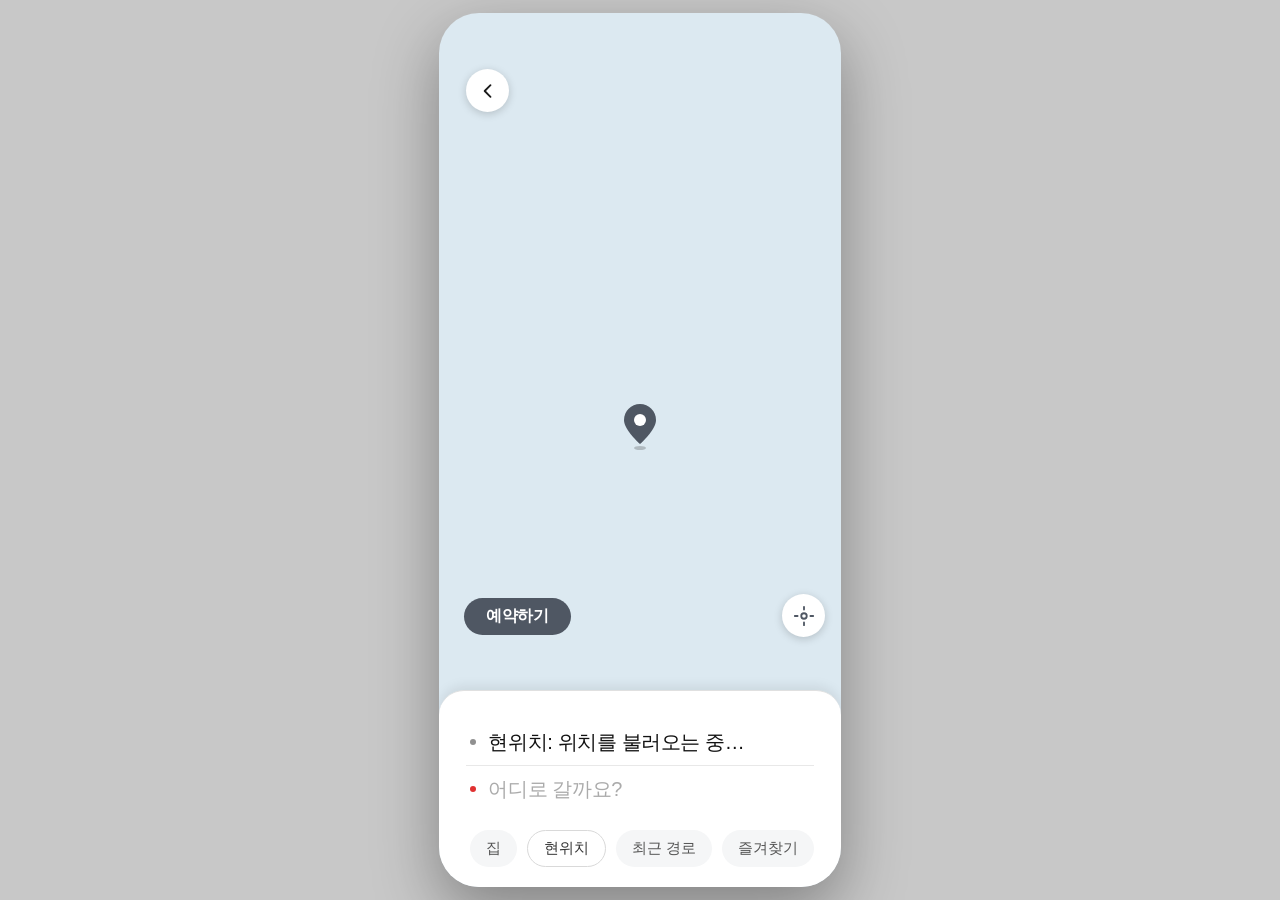
<file: index.html>
<!DOCTYPE html>
<html lang="ko">
<head>
  <meta charset="UTF-8">
  <meta name="viewport" content="width=device-width, initial-scale=1.0, maximum-scale=1.0, user-scalable=no">
  <!-- pages/ 기준으로 상대경로 해석 → style.css, pin-map.css, js 경로 그대로 동작 -->
  <base href="/pages/">
  <title>출발지 설정</title>
  <link rel="stylesheet" href="../style.css">
  <link rel="stylesheet" href="pin-map.css">
</head>
<body>
  <div class="pin-screen">

    <!-- 카카오 지도 -->
    <div id="map" class="map-container"></div>

    <!-- 중앙 고정 크로스헤어 핀 -->
    <div class="center-pin" aria-hidden="true">
      <svg width="32" height="40" viewBox="0 0 32 40" fill="none">
        <path d="M16 0C7.163 0 0 7.163 0 16c0 10 16 24 16 24s16-14 16-24C32 7.163 24.837 0 16 0z" fill="#4f5763"/>
        <circle cx="16" cy="16" r="6" fill="#fff"/>
      </svg>
      <div class="pin-shadow"></div>
    </div>

    <!-- 뒤로가기 -->
    <button class="btn-circle btn-back" onclick="history.back()" aria-label="뒤로 가기">
      <svg width="20" height="20" viewBox="0 0 24 24" fill="none">
        <path d="M15 19l-7-7 7-7" stroke="#1A1A1A" stroke-width="2.2"
              stroke-linecap="round" stroke-linejoin="round"/>
      </svg>
    </button>

    <!-- 내 위치로 이동 버튼 -->
    <button class="btn-circle btn-locate" id="btn-locate" aria-label="현재 위치로 이동">
      <svg width="22" height="22" viewBox="0 0 24 24" fill="none">
        <circle cx="12" cy="12" r="3" stroke="#4f5763" stroke-width="2"/>
        <path d="M12 2v3M12 19v3M2 12h3M19 12h3" stroke="#4f5763" stroke-width="2" stroke-linecap="round"/>
      </svg>
    </button>

    <!-- 예약하기 버튼 -->
    <button class="btn-reserve" id="btn-reserve">예약하기</button>

    <!-- 하단 시트 -->
    <div class="pin-sheet" role="main">

      <div class="addr-row">
        <span class="dot dot-gray" aria-hidden="true"></span>
        <p class="addr-text">
          <span class="addr-label">현위치: </span><span id="start-addr">위치를 불러오는 중…</span>
        </p>
      </div>

      <div class="sheet-divider"></div>

      <div class="addr-row">
        <span class="dot dot-red" aria-hidden="true"></span>
        <p class="addr-placeholder">어디로 갈까요?</p>
      </div>

      <div class="chip-row" aria-hidden="true">
        <span class="chip">집</span>
        <span class="chip chip-outline">현위치</span>
        <span class="chip">최근 경로</span>
        <span class="chip">즐겨찾기</span>
      </div>

    </div>
  </div>

  <div class="sr-only" id="sr-announce" role="status" aria-live="assertive" aria-atomic="true"></div>

  <script src="https://dapi.kakao.com/v2/maps/sdk.js?appkey=93fb3b70693c7f3aba7c97dd76479fd7&libraries=services&autoload=false"
    onerror="console.error('[Kakao SDK script 로드 실패]')"></script>
  <script src="../js/pin-start.js"></script>
</body>
</html>
</file>
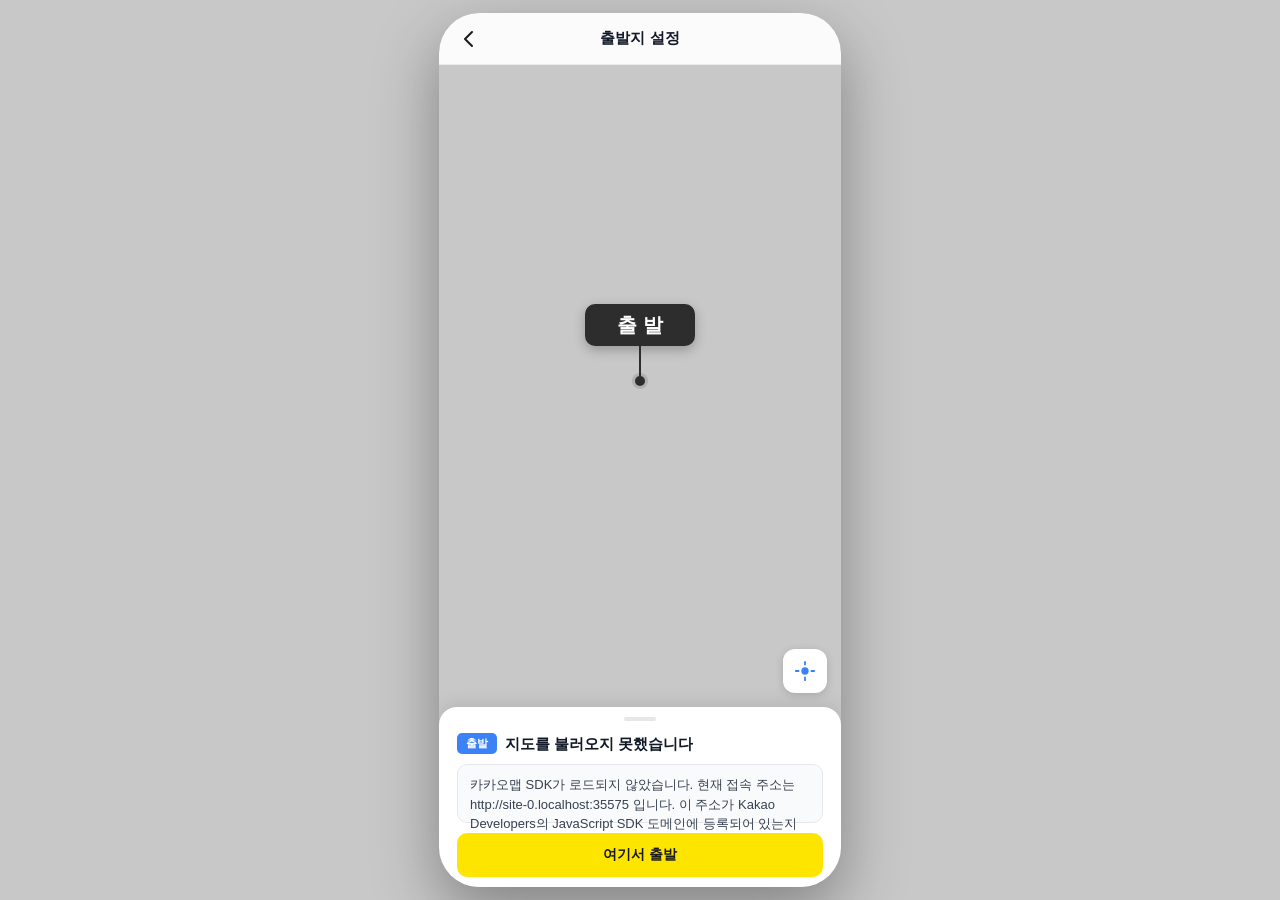
<file: pages/location.html>
<!DOCTYPE html>
<html lang="ko">
<head>
  <meta charset="UTF-8">
  <meta name="viewport" content="width=device-width, initial-scale=1.0, maximum-scale=1.0, user-scalable=no">
  <title>출발 위치 설정</title>
  <link rel="stylesheet" href="../style.css">
  <link rel="stylesheet" href="location.css">
</head>
<body>

  <div id="splash" class="splash" role="alert" aria-live="assertive">
    <div class="splash-inner">
      <div class="splash-spinner"></div>
      <p class="splash-text">현재 위치 확인 중</p>
    </div>
  </div>

  <div id="app" class="app hidden">
    <header class="top-bar">
      <button class="btn-back" aria-label="뒤로 가기">
        <svg width="24" height="24" viewBox="0 0 24 24" fill="none">
          <path d="M15 19l-7-7 7-7" stroke="#1A1A1A" stroke-width="2" stroke-linecap="round" stroke-linejoin="round"/>
        </svg>
      </button>
      <h1 class="top-bar-title">출발지 설정</h1>
      <div class="top-bar-spacer"></div>
    </header>

    <div class="sr-only" role="status" aria-live="polite">
      지도를 손가락으로 드래그하면 출발 위치가 이동합니다.
      손을 떼면 현재 핀 위치를 음성으로 안내합니다.
    </div>

    <div id="map-wrap" class="map-wrap" role="application"
         aria-label="출발 위치 선택 지도. 드래그하여 핀 위치를 조정하세요.">
      <div id="map" class="map"></div>

      <div id="center-pin" class="center-pin" aria-hidden="true">
        <div class="pin-label">출발</div>
        <div class="pin-stem"></div>
        <div class="pin-dot"></div>
      </div>
    </div>

    <button id="btn-my-location" class="fab-my-location" aria-label="현재 위치로 이동">
      <svg width="22" height="22" viewBox="0 0 24 24" fill="none">
        <circle cx="12" cy="12" r="4" fill="#3B82F6"/>
        <path d="M12 2v3M12 19v3M2 12h3M19 12h3" stroke="#3B82F6" stroke-width="2" stroke-linecap="round"/>
      </svg>
    </button>

    <div class="bottom-sheet" role="region" aria-label="출발 위치 정보">
      <div class="sheet-handle" aria-hidden="true"><span></span></div>

      <div class="location-header">
        <div class="location-badge" aria-hidden="true">출발</div>
        <h2 id="location-name" class="location-name">위치를 확인하고 있습니다</h2>
      </div>

      <div id="announce-region" class="announce-region"
           role="status" aria-live="off" aria-atomic="true">
        지도를 움직여 출발 위치를 설정하세요.
      </div>

      <div class="action-row">
        <button id="btn-confirm" class="btn-action btn-confirm-location">
          <span>여기서 출발</span>
        </button>
      </div>
    </div>
  </div>

  <script
    src="https://dapi.kakao.com/v2/maps/sdk.js?appkey=93fb3b70693c7f3aba7c97dd76479fd7&libraries=services&autoload=false"
    onerror="console.error('[Kakao SDK script 로드 실패]')">
  </script>
  <script src="../js/location.js"></script>
</body>
</html>
</file>
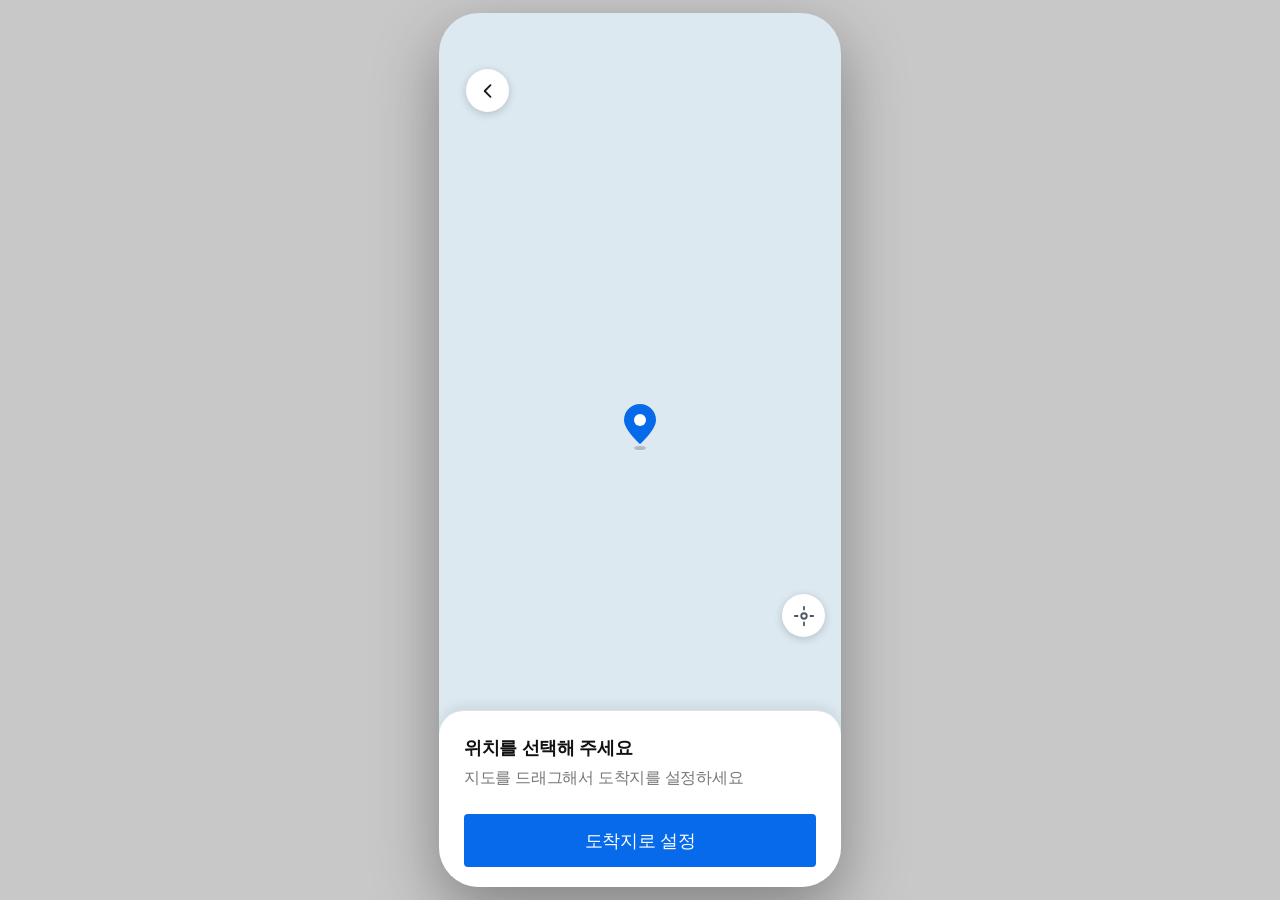
<file: pages/pin-dest.html>
<!DOCTYPE html>
<html lang="ko">
<head>
  <meta charset="UTF-8">
  <meta name="viewport" content="width=device-width, initial-scale=1.0, maximum-scale=1.0, user-scalable=no">
  <title>도착지 설정</title>
  <link rel="stylesheet" href="../style.css">
  <link rel="stylesheet" href="pin-map.css">
</head>
<body>
  <div class="pin-screen">

    <!-- 카카오 지도 -->
    <div id="map" class="map-container"></div>

    <!-- 중앙 고정 핀 (도착지 = 파란색) -->
    <div class="center-pin" aria-hidden="true">
      <svg width="32" height="40" viewBox="0 0 32 40" fill="none">
        <path d="M16 0C7.163 0 0 7.163 0 16c0 10 16 24 16 24s16-14 16-24C32 7.163 24.837 0 16 0z" fill="#066aeb"/>
        <circle cx="16" cy="16" r="6" fill="#fff"/>
      </svg>
      <div class="pin-shadow"></div>
    </div>

    <!-- 뒤로가기 -->
    <button class="btn-circle btn-back" onclick="history.back()" aria-label="뒤로 가기">
      <svg width="20" height="20" viewBox="0 0 24 24" fill="none">
        <path d="M15 19l-7-7 7-7" stroke="#1A1A1A" stroke-width="2.2"
              stroke-linecap="round" stroke-linejoin="round"/>
      </svg>
    </button>

    <!-- 내 위치로 이동 버튼 -->
    <button class="btn-circle btn-locate" id="btn-locate" aria-label="현재 위치로 이동">
      <svg width="22" height="22" viewBox="0 0 24 24" fill="none">
        <circle cx="12" cy="12" r="3" stroke="#4f5763" stroke-width="2"/>
        <path d="M12 2v3M12 19v3M2 12h3M19 12h3" stroke="#4f5763" stroke-width="2" stroke-linecap="round"/>
      </svg>
    </button>

    <!-- 하단 시트 (도착지 스타일) -->
    <div class="pin-sheet pin-sheet--dest" role="main">
      <p class="dest-name" id="dest-name">위치를 선택해 주세요</p>
      <p class="dest-addr" id="dest-addr">지도를 드래그해서 도착지를 설정하세요</p>
      <button class="btn-set-dest" id="btn-set-dest">도착지로 설정</button>
    </div>

  </div>

  <div class="sr-only" id="sr-announce" role="status" aria-live="assertive" aria-atomic="true"></div>

  <script src="https://dapi.kakao.com/v2/maps/sdk.js?appkey=93fb3b70693c7f3aba7c97dd76479fd7&libraries=services&autoload=false"
    onerror="console.error('[Kakao SDK script 로드 실패]')"></script>
  <script src="../js/pin-dest.js"></script>
</body>
</html>
</file>
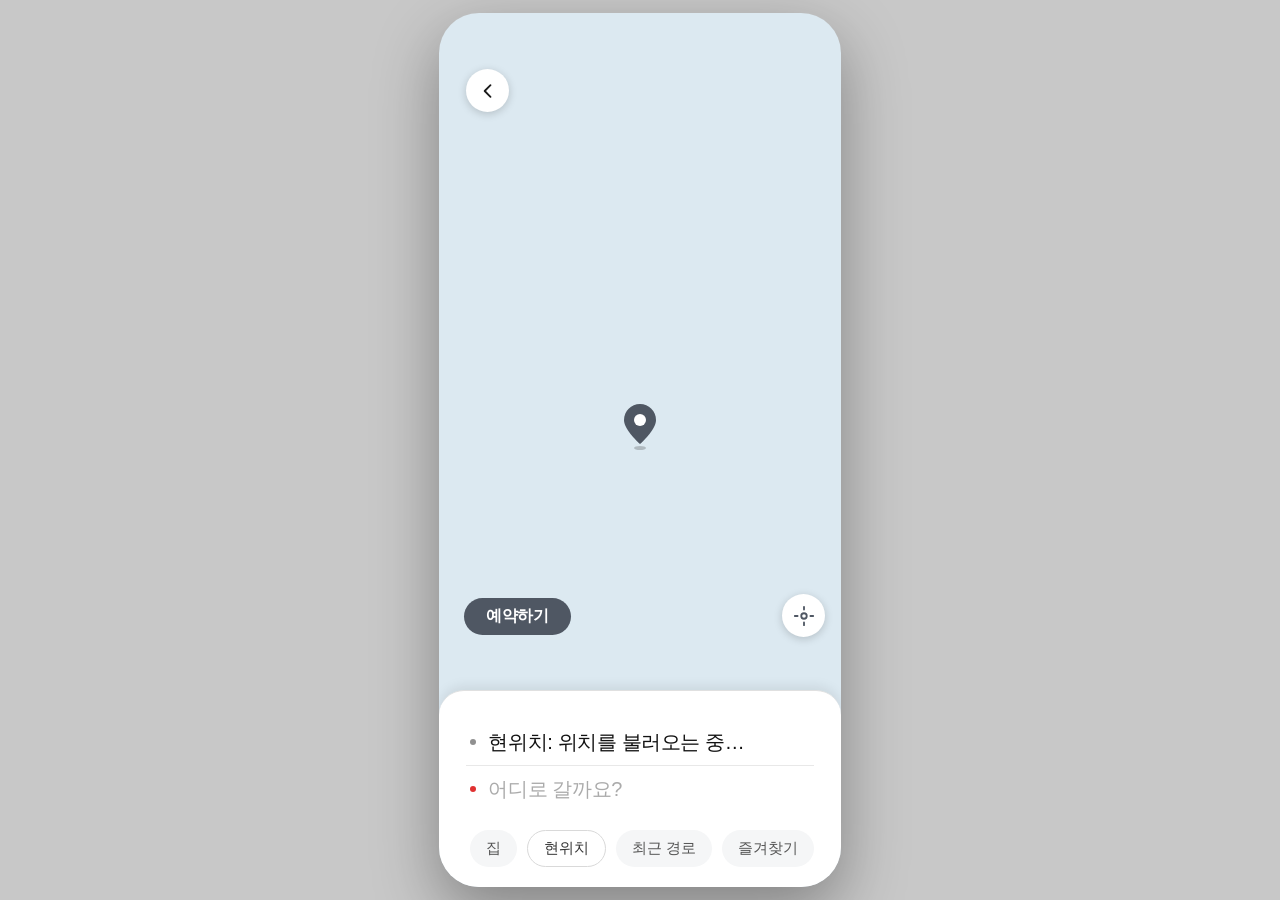
<file: pages/pin-start.html>
<!DOCTYPE html>
<html lang="ko">
<head>
  <meta charset="UTF-8">
  <meta name="viewport" content="width=device-width, initial-scale=1.0, maximum-scale=1.0, user-scalable=no">
  <title>출발지 설정</title>
  <link rel="stylesheet" href="../style.css">
  <link rel="stylesheet" href="pin-map.css">
</head>
<body>
  <div class="pin-screen">

    <!-- 카카오 지도 -->
    <div id="map" class="map-container"></div>

    <!-- 중앙 고정 크로스헤어 핀 -->
    <div class="center-pin" aria-hidden="true">
      <svg width="32" height="40" viewBox="0 0 32 40" fill="none">
        <path d="M16 0C7.163 0 0 7.163 0 16c0 10 16 24 16 24s16-14 16-24C32 7.163 24.837 0 16 0z" fill="#4f5763"/>
        <circle cx="16" cy="16" r="6" fill="#fff"/>
      </svg>
      <div class="pin-shadow"></div>
    </div>

    <!-- 뒤로가기 -->
    <button class="btn-circle btn-back" onclick="history.back()" aria-label="뒤로 가기">
      <svg width="20" height="20" viewBox="0 0 24 24" fill="none">
        <path d="M15 19l-7-7 7-7" stroke="#1A1A1A" stroke-width="2.2"
              stroke-linecap="round" stroke-linejoin="round"/>
      </svg>
    </button>

    <!-- 내 위치로 이동 버튼 -->
    <button class="btn-circle btn-locate" id="btn-locate" aria-label="현재 위치로 이동">
      <svg width="22" height="22" viewBox="0 0 24 24" fill="none">
        <circle cx="12" cy="12" r="3" stroke="#4f5763" stroke-width="2"/>
        <path d="M12 2v3M12 19v3M2 12h3M19 12h3" stroke="#4f5763" stroke-width="2" stroke-linecap="round"/>
      </svg>
    </button>

    <!-- 예약하기 버튼 -->
    <button class="btn-reserve" id="btn-reserve">예약하기</button>

    <!-- 하단 시트 -->
    <div class="pin-sheet" role="main">

      <div class="addr-row">
        <span class="dot dot-gray" aria-hidden="true"></span>
        <p class="addr-text">
          <span class="addr-label">현위치: </span><span id="start-addr">위치를 불러오는 중…</span>
        </p>
      </div>

      <div class="sheet-divider"></div>

      <div class="addr-row">
        <span class="dot dot-red" aria-hidden="true"></span>
        <p class="addr-placeholder">어디로 갈까요?</p>
      </div>

      <div class="chip-row" aria-hidden="true">
        <span class="chip">집</span>
        <span class="chip chip-outline">현위치</span>
        <span class="chip">최근 경로</span>
        <span class="chip">즐겨찾기</span>
      </div>

    </div>
  </div>

  <div class="sr-only" id="sr-announce" role="status" aria-live="assertive" aria-atomic="true"></div>

  <script src="https://dapi.kakao.com/v2/maps/sdk.js?appkey=93fb3b70693c7f3aba7c97dd76479fd7&libraries=services&autoload=false"
    onerror="console.error('[Kakao SDK script 로드 실패]')"></script>
  <script src="../js/pin-start.js"></script>
</body>
</html>
</file>
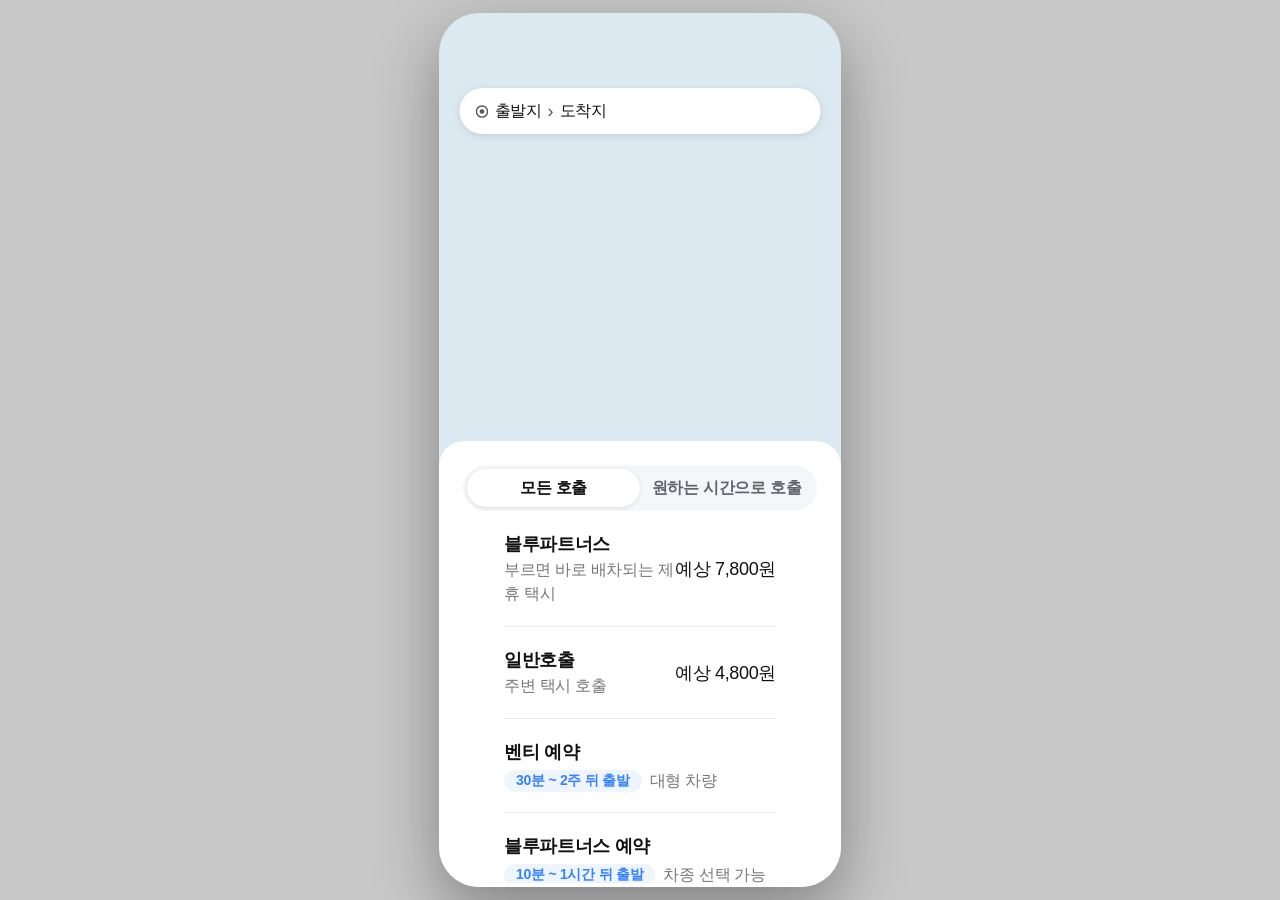
<file: pages/taxi-type.html>
<!DOCTYPE html>
<html lang="ko">
<head>
  <meta charset="UTF-8">
  <meta name="viewport" content="width=device-width, initial-scale=1.0, maximum-scale=1.0, user-scalable=no">
  <title>택시 종류 선택</title>
  <link rel="stylesheet" href="../style.css">
  <link rel="stylesheet" href="taxi-type.css">
</head>
<body>
  <div class="taxi-screen">

    <!-- 지도 (카카오맵) -->
    <div id="map" class="map-container"></div>

    <!-- 상단 출발지 > 도착지 바 -->
    <div class="route-bar">
      <span class="route-bar-icon" aria-hidden="true">
        <svg width="13" height="13" viewBox="0 0 14 14" fill="none">
          <circle cx="7" cy="7" r="6" stroke="#555" stroke-width="1.5"/>
          <circle cx="7" cy="7" r="2.5" fill="#555"/>
        </svg>
      </span>
      <span class="route-bar-start" id="bar-start">출발지</span>
      <span class="route-bar-arrow" aria-hidden="true">›</span>
      <span class="route-bar-dest" id="bar-dest">도착지</span>
    </div>

    <!-- 하단 시트 -->
    <div class="taxi-sheet" role="main">

      <!-- 탭 스위처 -->
      <div class="tab-row" role="tablist">
        <button class="tab tab-active" role="tab" aria-selected="true" id="tab-all">모든 호출</button>
        <button class="tab" role="tab" aria-selected="false" id="tab-schedule">원하는 시간으로 호출</button>
      </div>

      <!-- 택시 목록 -->
      <ul class="taxi-list" role="list">

        <li class="taxi-item" role="listitem" data-type="블루파트너스" tabindex="0">
          <div class="taxi-info">
            <p class="taxi-name">블루파트너스</p>
            <p class="taxi-desc">부르면 바로 배차되는 제휴 택시</p>
          </div>
          <p class="taxi-price">예상 7,800원</p>
        </li>

        <li class="taxi-divider" aria-hidden="true"></li>

        <li class="taxi-item" role="listitem" data-type="일반호출" tabindex="0">
          <div class="taxi-info">
            <p class="taxi-name">일반호출</p>
            <p class="taxi-desc">주변 택시 호출</p>
          </div>
          <p class="taxi-price">예상 4,800원</p>
        </li>

        <li class="taxi-divider" aria-hidden="true"></li>

        <li class="taxi-item" role="listitem" data-type="벤티 예약" tabindex="0">
          <div class="taxi-info">
            <p class="taxi-name">벤티 예약</p>
            <div class="taxi-badge-row">
              <span class="taxi-badge">30분 ~ 2주 뒤 출발</span>
              <span class="taxi-sub">대형 차량</span>
            </div>
          </div>
        </li>

        <li class="taxi-divider" aria-hidden="true"></li>

        <li class="taxi-item" role="listitem" data-type="블루파트너스 예약" tabindex="0">
          <div class="taxi-info">
            <p class="taxi-name">블루파트너스 예약</p>
            <div class="taxi-badge-row">
              <span class="taxi-badge">10분 ~ 1시간 뒤 출발</span>
              <span class="taxi-sub">차종 선택 가능</span>
            </div>
          </div>
        </li>

        <li class="taxi-divider" aria-hidden="true"></li>

        <li class="taxi-item" role="listitem" data-type="블랙 예약" tabindex="0">
          <div class="taxi-info">
            <p class="taxi-name">블랙 예약</p>
            <div class="taxi-badge-row">
              <span class="taxi-badge">10분 ~ 1시간 뒤 출발</span>
              <span class="taxi-sub">차종 선택 가능</span>
            </div>
          </div>
        </li>

      </ul>
    </div>
  </div>

  <div class="sr-only" id="sr-announce" role="status" aria-live="assertive" aria-atomic="true"></div>

  <script src="https://dapi.kakao.com/v2/maps/sdk.js?appkey=93fb3b70693c7f3aba7c97dd76479fd7&libraries=services&autoload=false"
    onerror="console.error('[Kakao SDK script 로드 실패]')"></script>
  <script src="../js/taxi-type.js"></script>
</body>
</html>
</file>
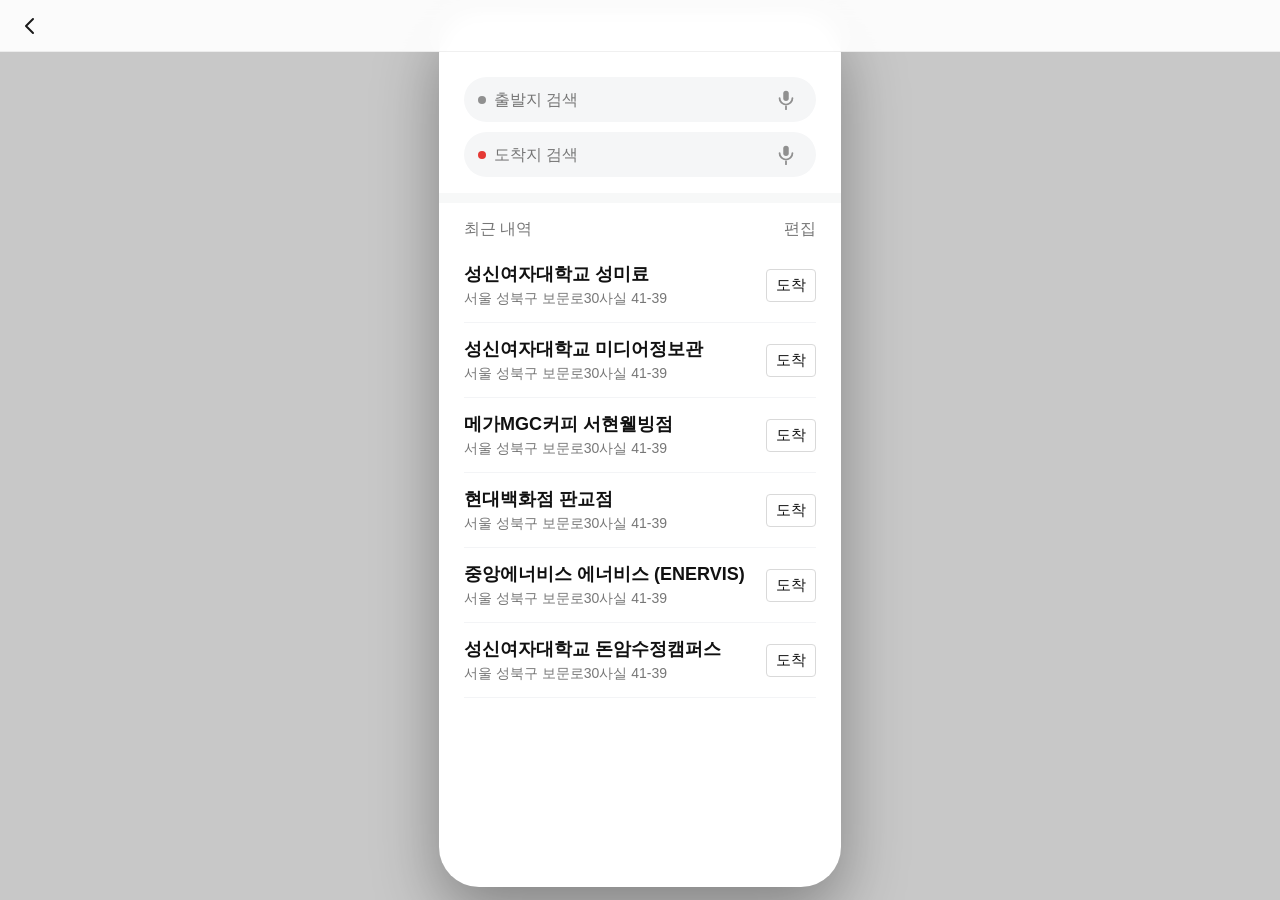
<file: pages/voice.html>
<!DOCTYPE html>
<html lang="ko">
<head>
  <meta charset="UTF-8">
  <meta name="viewport" content="width=device-width, initial-scale=1.0, maximum-scale=1.0, user-scalable=no">
  <title>음성 검색</title>
  <link rel="stylesheet" href="../style.css">
  <link rel="stylesheet" href="voice.css">
</head>
<body>

  <!-- 메인 검색 화면 -->
  <div id="screen-main" class="screen">

    <!-- 상단 뒤로가기 -->
    <header class="top-bar">
      <button class="btn-back" aria-label="뒤로 가기">
        <svg width="24" height="24" viewBox="0 0 24 24" fill="none">
          <path d="M15 19l-7-7 7-7" stroke="#1A1A1A" stroke-width="2"
                stroke-linecap="round" stroke-linejoin="round"/>
        </svg>
      </button>
    </header>

    <!-- 검색창 영역 -->
    <div class="search-area">

      <!-- 출발지 검색창 -->
      <div class="search-row" id="row-start">
        <span class="search-dot dot-gray" aria-hidden="true"></span>
        <input
          type="text"
          id="input-start"
          class="search-input"
          placeholder="출발지 검색"
          aria-label="출발지 검색"
          readonly
        />
        <button class="btn-mic" id="mic-start" aria-label="출발지 음성 검색">
          <svg width="22" height="22" viewBox="0 0 24 24" fill="none">
            <rect x="9" y="2" width="6" height="11" rx="3" fill="#909090"/>
            <path d="M5 10a7 7 0 0 0 14 0" stroke="#909090" stroke-width="2" stroke-linecap="round"/>
            <line x1="12" y1="19" x2="12" y2="22" stroke="#909090" stroke-width="2" stroke-linecap="round"/>
          </svg>
        </button>
      </div>

      <!-- 도착지 검색창 -->
      <div class="search-row" id="row-arrive">
        <span class="search-dot dot-red" aria-hidden="true"></span>
        <input
          type="text"
          id="input-arrive"
          class="search-input"
          placeholder="도착지 검색"
          aria-label="도착지 검색"
          readonly
        />
        <button class="btn-mic" id="mic-arrive" aria-label="도착지 음성 검색">
          <svg width="22" height="22" viewBox="0 0 24 24" fill="none">
            <rect x="9" y="2" width="6" height="11" rx="3" fill="#909090"/>
            <path d="M5 10a7 7 0 0 0 14 0" stroke="#909090" stroke-width="2" stroke-linecap="round"/>
            <line x1="12" y1="19" x2="12" y2="22" stroke="#909090" stroke-width="2" stroke-linecap="round"/>
          </svg>
        </button>
      </div>
    </div>

    <!-- 구분선 + 최근 내역 -->
    <div class="divider"></div>
    <div class="recent-header">
      <span class="recent-title">최근 내역</span>
      <button class="recent-edit" aria-label="최근 내역 편집">편집</button>
    </div>

    <!-- 경로 안내 시작 버튼 (출발지 + 도착지 모두 입력 시 표시) -->
    <div class="route-start-wrap" id="route-start-wrap" hidden>
      <button id="btn-route-start" class="btn-route-start">
        경로 안내 시작
      </button>
    </div>

    <!-- 최근 내역 목록 -->
    <ul class="recent-list" role="list" aria-label="최근 검색 내역">
      <li class="recent-item" role="listitem">
        <div class="recent-info">
          <span class="recent-name">성신여자대학교 성미료</span>
          <span class="recent-addr">서울 성북구 보문로30사실 41-39</span>
        </div>
        <button class="btn-arrive" aria-label="성신여자대학교 성미료 도착지로 설정">도착</button>
      </li>
      <li class="recent-item" role="listitem">
        <div class="recent-info">
          <span class="recent-name">성신여자대학교 미디어정보관</span>
          <span class="recent-addr">서울 성북구 보문로30사실 41-39</span>
        </div>
        <button class="btn-arrive" aria-label="성신여자대학교 미디어정보관 도착지로 설정">도착</button>
      </li>
      <li class="recent-item" role="listitem">
        <div class="recent-info">
          <span class="recent-name">메가MGC커피 서현웰빙점</span>
          <span class="recent-addr">서울 성북구 보문로30사실 41-39</span>
        </div>
        <button class="btn-arrive" aria-label="메가MGC커피 서현웰빙점 도착지로 설정">도착</button>
      </li>
      <li class="recent-item" role="listitem">
        <div class="recent-info">
          <span class="recent-name">현대백화점 판교점</span>
          <span class="recent-addr">서울 성북구 보문로30사실 41-39</span>
        </div>
        <button class="btn-arrive" aria-label="현대백화점 판교점 도착지로 설정">도착</button>
      </li>
      <li class="recent-item" role="listitem">
        <div class="recent-info">
          <span class="recent-name">중앙에너비스 에너비스 (ENERVIS)</span>
          <span class="recent-addr">서울 성북구 보문로30사실 41-39</span>
        </div>
        <button class="btn-arrive" aria-label="중앙에너비스 도착지로 설정">도착</button>
      </li>
      <li class="recent-item" role="listitem">
        <div class="recent-info">
          <span class="recent-name">성신여자대학교 돈암수정캠퍼스</span>
          <span class="recent-addr">서울 성북구 보문로30사실 41-39</span>
        </div>
        <button class="btn-arrive" aria-label="성신여자대학교 돈암수정캠퍼스 도착지로 설정">도착</button>
      </li>
    </ul>
  </div>

  <!-- 음성인식 모달 (OFF 상태 — 듣기 전) -->
  <div id="modal-voice" class="voice-modal hidden" role="dialog"
       aria-modal="true" aria-label="음성 검색">

    <!-- 배경 딤 -->
    <div class="modal-dim" id="modal-dim"></div>

    <!-- 모달 시트 -->
    <div class="modal-sheet">

      <!-- 안내 메시지 -->
      <p id="modal-message" class="modal-message" aria-live="polite">
        (출발/도착) 장소명을 말해보세요.
      </p>

      <!-- 음성 인식 결과 텍스트 (듣는 중일 때만 표시) -->
      <p id="modal-result" class="modal-result hidden" aria-live="polite" aria-atomic="true">
        ...
      </p>

      <!-- 마이크 버튼 -->
      <button id="btn-speak" class="speak-btn speak-btn--off"
              aria-label="음성 인식 시작">
        <svg class="mic-icon" width="80" height="80" viewBox="0 0 80 80" fill="none">
          <rect x="30" y="8" width="20" height="36" rx="10" fill="currentColor"/>
          <path d="M16 34c0 13.255 10.745 24 24 24s24-10.745 24-24"
                stroke="currentColor" stroke-width="6" stroke-linecap="round"/>
          <line x1="40" y1="60" x2="40" y2="72"
                stroke="currentColor" stroke-width="6" stroke-linecap="round"/>
        </svg>
      </button>

      <!-- 버튼 행 -->
      <div class="modal-actions">
        <button id="btn-respeak" class="btn-respeak" aria-label="다시 말하기">
          다시 말하기
        </button>
        <button id="btn-confirm" class="btn-confirm" aria-label="검색 결과 확정하기">
          확정하기
        </button>
      </div>

    </div>
  </div>

  <!-- 스크린리더 전용 상태 알림 -->
  <div class="sr-only" id="sr-status" role="status" aria-live="assertive"></div>

  <script src="../js/voice.js"></script>
</body>
</html>
</file>
<file: style.css>
/* =========================================
   style.css — 공통 스타일
   (모든 페이지에서 공통으로 사용)
   ========================================= */

/* Reset & Variables */
*, *::before, *::after {
  margin: 0; padding: 0; box-sizing: border-box;
}
:root {
  --kakao-yellow: #FEE500;
  --kakao-dark:   #1A1A1A;
  --blue:         #3B82F6;
  --white:        #FFFFFF;
  --g50:          #F9FAFB;
  --g100:         #F3F4F6;
  --g200:         #E5E7EB;
  --g400:         #9CA3AF;
  --g600:         #4B5563;
  --g700:         #374151;
  --g900:         #111827;
}
html {
  width: 100%; height: 100%;
}
body {
  width: 100%; min-height: 100%;
  display: flex;
  justify-content: center;
  align-items: center;
  font-family: -apple-system, BlinkMacSystemFont, 'Apple SD Gothic Neo',
    'Malgun Gothic', 'Noto Sans KR', sans-serif;
  -webkit-font-smoothing: antialiased;
  background: #c8c8c8;
  color: var(--g900);
  overflow: auto;
}
.hidden { display: none !important; }

/* Screen-reader only */
.sr-only {
  position: absolute;
  width: 1px; height: 1px;
  padding: 0; margin: -1px;
  overflow: hidden;
  clip: rect(0, 0, 0, 0);
  white-space: nowrap;
  border: 0;
}

/* Splash */
.splash {
  position: fixed; inset: 0; z-index: 9999;
  display: flex; align-items: center; justify-content: center;
  background: var(--white);
  transition: opacity .4s, visibility .4s;
}
.splash.fade-out { opacity: 0; visibility: hidden; }
.splash-inner { text-align: center; }
.splash-spinner {
  width: 44px; height: 44px; margin: 0 auto 18px;
  border: 4px solid var(--g200);
  border-top-color: var(--blue);
  border-radius: 50%;
  animation: spin .9s linear infinite;
}
@keyframes spin { to { transform: rotate(360deg); } }
.splash-text { font-size: 17px; font-weight: 700; color: var(--g900); margin-bottom: 4px; }
.splash-sub  { font-size: 13px; color: var(--g400); }

/* Top bar */
.top-bar {
  position: absolute; top: 0; left: 0; right: 0; z-index: 100;
  height: 52px;
  display: flex; align-items: center; padding: 0 10px;
  background: rgba(255,255,255,.92);
  backdrop-filter: blur(10px);
  -webkit-backdrop-filter: blur(10px);
  border-bottom: 1px solid rgba(0,0,0,.06);
}
.btn-back {
  width: 40px; height: 40px;
  display: flex; align-items: center; justify-content: center;
  border: none; background: none; cursor: pointer; border-radius: 8px;
}
.btn-back:active { background: var(--g100); }
.top-bar-title {
  flex: 1; text-align: center;
  font-size: 15px; font-weight: 700; color: var(--g900);
}
.top-bar-spacer { width: 40px; }

/* 공통 접근성 */
button:focus-visible { outline: 3px solid var(--blue); outline-offset: 2px; }
@media (prefers-reduced-motion: reduce) {
  .splash-spinner { animation: none; }
}
</file>
<file: pages/location.css>
/* =========================================
   location.css
   위치 지정 화면 전용 스타일
   ========================================= */

:root {
  --pin-dark: #2D2D2D;
  --safe-b: env(safe-area-inset-bottom, 0px);
  --sheet-h: 180px;
}

/* =========================================
   App
   ========================================= */

.app {
  position: relative;
  width: 402px;
  height: 874px;
  flex-shrink: 0;
  display: flex;
  flex-direction: column;
  overflow: hidden;
  border-radius: 40px;
  box-shadow: 0 24px 64px rgba(0,0,0,0.35);
}
@media (max-width: 480px) {
  .app {
    width: 100vw; height: 100vh;
    border-radius: 0; box-shadow: none;
  }
}

/* =========================================
   Map area
   ========================================= */

.map-wrap {
  position: absolute;
  top: 0;
  left: 0;
  right: 0;
  bottom: 0;
}

.map {
  width: 100%;
  height: 100%;
}

/* =========================================
   중앙 고정 핀
   ========================================= */

.center-pin {
  position: absolute;
  left: 50%;
  top: calc((100% - var(--sheet-h)) / 2 + 26px);

  transform: translate(-50%, -100%);

  z-index: 50;

  pointer-events: none;

  display: flex;
  flex-direction: column;
  align-items: center;

  transition:
    transform 0.18s ease-out,
    filter 0.18s ease-out;
}

.center-pin.lifting {
  transform: translate(-50%, -108%) scale(1.04);

  filter: drop-shadow(0 6px 16px rgba(0, 0, 0, 0.3));
}

.pin-label {
  background: var(--pin-dark);
  color: var(--white);

  font-size: 20px;
  font-weight: 800;
  letter-spacing: 6px;

  line-height: 1;
  white-space: nowrap;

  padding: 11px 26px 11px 32px;

  border-radius: 10px;

  box-shadow: 0 4px 12px rgba(0, 0, 0, 0.25);
}

.pin-stem {
  width: 2.5px;
  height: 30px;

  background: var(--pin-dark);

  flex-shrink: 0;
}

.pin-dot {
  width: 10px;
  height: 10px;

  border-radius: 50%;

  background: var(--pin-dark);

  flex-shrink: 0;

  box-shadow: 0 0 0 3px rgba(45, 45, 45, 0.15);
}

/* =========================================
   현재 위치 버튼
   ========================================= */

.fab-my-location {
  position: absolute;

  right: 14px;
  bottom: calc(var(--sheet-h) + 14px);

  z-index: 90;

  width: 44px;
  height: 44px;

  border: none;
  border-radius: 12px;

  background: var(--white);

  display: flex;
  align-items: center;
  justify-content: center;

  cursor: pointer;

  box-shadow: 0 2px 8px rgba(0, 0, 0, 0.15);
}

.fab-my-location:active {
  background: var(--g100);
}

/* =========================================
   Bottom Sheet
   ========================================= */

.bottom-sheet {
  position: absolute;

  left: 0;
  right: 0;
  bottom: 0;

  z-index: 100;

  height: var(--sheet-h);

  background: var(--white);

  border-radius: 18px 18px 0 0;

  padding: 10px 18px calc(10px + var(--safe-b));

  display: flex;
  flex-direction: column;
  gap: 10px;

  box-shadow: 0 -3px 18px rgba(0, 0, 0, 0.1);
}

.sheet-handle {
  display: flex;
  justify-content: center;

  padding-bottom: 2px;
}

.sheet-handle span {
  width: 32px;
  height: 4px;

  border-radius: 2px;

  background: var(--g200);
}

/* =========================================
   위치 정보
   ========================================= */

.location-header {
  display: flex;
  align-items: center;
  gap: 8px;
}

.location-badge {
  flex-shrink: 0;

  padding: 3px 9px;

  border-radius: 5px;

  background: var(--blue);
  color: var(--white);

  font-size: 11px;
  font-weight: 700;
}

.location-name {
  font-size: 15px;
  font-weight: 700;
  line-height: 1.3;

  color: var(--g900);

  white-space: nowrap;
  overflow: hidden;
  text-overflow: ellipsis;
}

/* =========================================
   안내 영역
   ========================================= */

.announce-region {
  min-height: 40px;

  padding: 10px 12px;

  border: 1px solid var(--g200);
  border-radius: 10px;

  background: var(--g50);

  color: var(--g700);

  font-size: 13px;
  line-height: 1.5;
}

/* =========================================
   버튼
   ========================================= */

.action-row {
  display: flex;
  gap: 8px;
}

.btn-action {
  flex: 1;

  height: 44px;

  border: none;
  border-radius: 10px;

  display: flex;
  align-items: center;
  justify-content: center;
  gap: 5px;

  cursor: pointer;

  font-size: 14px;
  font-weight: 700;

  -webkit-tap-highlight-color: transparent;
}

.btn-confirm-location {
  background: var(--kakao-yellow);
  color: var(--kakao-dark);
}

.btn-confirm-location:active {
  background: #edda00;
}

/* =========================================
   접근성
   ========================================= */

@media (prefers-contrast: high) {
  .announce-region {
    border-width: 2px;
    border-color: var(--g900);
    color: var(--g900);
  }
}

@media (prefers-reduced-motion: reduce) {
  .center-pin.lifting {
    transition: none;
  }
}
</file>
<file: pages/pin-map.css>
/* =========================================
   pin-map.css — 출발지/도착지 핀 설정 화면 공용
   ========================================= */

.pin-screen {
  width: 402px;
  height: 874px;
  flex-shrink: 0;
  position: relative;
  overflow: hidden;
  background: #dce9f1;
  border-radius: 40px;
  box-shadow: 0 24px 64px rgba(0,0,0,0.35);
}
@media (max-width: 480px) {
  .pin-screen {
    width: 100vw; height: 100vh;
    border-radius: 0; box-shadow: none;
  }
}

/* 카카오 지도 */
.map-container {
  position: absolute;
  inset: 0;
  width: 100%;
  height: 100%;
}

/* 중앙 고정 핀 */
.center-pin {
  position: absolute;
  left: 50%;
  top: 50%;
  transform: translate(-50%, -100%);
  display: flex;
  flex-direction: column;
  align-items: center;
  pointer-events: none;
  z-index: 10;
}
.pin-shadow {
  width: 12px;
  height: 4px;
  background: rgba(0,0,0,0.2);
  border-radius: 50%;
  margin-top: 2px;
}

/* 지도 위 플로팅 원형 버튼 */
.btn-circle {
  position: absolute;
  width: 43px;
  height: 43px;
  border-radius: 50%;
  background: #fff;
  border: none;
  display: flex;
  align-items: center;
  justify-content: center;
  box-shadow: 0 2px 8px rgba(0,0,0,.18);
  cursor: pointer;
  z-index: 20;
}
.btn-circle:active { opacity: .85; }
.btn-back   { top: 56px;  left: 27px; }
.btn-locate { bottom: 250px; right: 16px; }

/* 예약하기 버튼 */
.btn-reserve {
  position: absolute;
  bottom: 252px;
  left: 25px;
  height: 37px;
  padding: 0 22px;
  background: #4f5763;
  color: #fff;
  border: none;
  border-radius: 23px;
  font-size: 16px;
  font-weight: 600;
  letter-spacing: -0.3px;
  cursor: pointer;
  z-index: 20;
}
.btn-reserve:active { opacity: .85; }

/* ── 출발지 전용: 핀 색상 재정의 ─────────── */
/* (기본값 gray, pin-dest.html은 blue 핀 사용) */

/* ─────────────────────────────────────────
   하단 시트 — 58-105 기준 (235px)
   ───────────────────────────────────────── */
.pin-sheet {
  position: absolute;
  left: 0;
  right: 0;
  bottom: 0;
  background: #fff;
  border-radius: 25px 25px 0 0;
  border-top: 0.5px solid #e0e0e0;
  box-shadow: 0 -4px 12px rgba(0,0,0,.08);
  padding: 28px 31px 20px;
  display: flex;
  flex-direction: column;
  gap: 0;
  z-index: 20;
}

/* 주소 행 */
.addr-row {
  display: flex;
  align-items: center;
  gap: 12px;
  min-height: 46px;
}
.dot {
  flex-shrink: 0;
  width: 6.3px;
  height: 6.3px;
  border-radius: 50%;
}
.dot-gray { background: #909090; }
.dot-red  { background: #e03131; }

.addr-text {
  font-size: 20px;
  color: #111;
  letter-spacing: -0.38px;
  line-height: 1.4;
  white-space: nowrap;
  overflow: hidden;
  text-overflow: ellipsis;
}
.addr-label { color: #111; }
.addr-placeholder {
  font-size: 20px;
  color: #ababab;
  letter-spacing: -0.38px;
}

.sheet-divider {
  height: 1px;
  background: #e8e8e8;
  margin: 0 -4px;
}

/* 칩 행 */
.chip-row {
  display: flex;
  gap: 10px;
  margin-top: 18px;
  flex-wrap: nowrap;
}
.chip {
  height: 37px;
  padding: 0 16px;
  background: #f5f6f7;
  border-radius: 23px;
  font-size: 15px;
  color: #555;
  display: flex;
  align-items: center;
  white-space: nowrap;
  border: none;
}
.chip-outline {
  background: #fff;
  border: 1px solid #d9d9d9;
  color: #333;
}

/* ─────────────────────────────────────────
   하단 시트 — 55-352 기준 (도착지, 183px)
   ───────────────────────────────────────── */
.pin-sheet--dest {
  padding: 24px 25px 20px;
  gap: 4px;
}
.dest-name {
  font-size: 18px;
  font-weight: 600;
  color: #111;
  letter-spacing: -0.342px;
  line-height: 1.5;
}
.dest-addr {
  font-size: 16px;
  color: #777;
  letter-spacing: -0.304px;
  line-height: 1.5;
  margin-bottom: 12px;
}
.btn-set-dest {
  display: block;
  width: 100%;
  height: 53px;
  background: #066aeb;
  color: #fff;
  border: none;
  border-radius: 4px;
  font-size: 18px;
  letter-spacing: -0.342px;
  cursor: pointer;
  margin-top: 8px;
}
.btn-set-dest:active { opacity: .85; }
.btn-set-dest:focus-visible { outline: 3px solid #3B82F6; outline-offset: 2px; }
</file>
<file: pages/taxi-type.css>
/* =========================================
   taxi-type.css — 택시 종류 선택 화면
   ========================================= */

.taxi-screen {
  width: 402px;
  height: 874px;
  flex-shrink: 0;
  position: relative;
  overflow: hidden;
  background: #dce9f1;
  border-radius: 40px;
  box-shadow: 0 24px 64px rgba(0,0,0,0.35);
}
@media (max-width: 480px) {
  .taxi-screen {
    width: 100vw; height: 100vh;
    border-radius: 0; box-shadow: none;
  }
}

.map-container {
  position: absolute;
  inset: 0;
  width: 100%;
  height: 100%;
}

/* 상단 출발지 > 도착지 바 */
.route-bar {
  position: absolute;
  left: 50%;
  top: 75px;
  transform: translateX(-50%);
  width: 361px;
  height: 46px;
  background: #fff;
  border-radius: 26px;
  display: flex;
  align-items: center;
  padding: 0 16px;
  gap: 6px;
  overflow: hidden;
  z-index: 20;
  box-shadow: 0 2px 8px rgba(0,0,0,.1);
}
.route-bar-icon { flex-shrink: 0; display: flex; align-items: center; }
.route-bar-start,
.route-bar-dest {
  font-size: 16px;
  font-weight: 500;
  color: #111;
  letter-spacing: -0.3px;
  white-space: nowrap;
  overflow: hidden;
  text-overflow: ellipsis;
}
.route-bar-arrow {
  font-size: 18px;
  color: #555;
  flex-shrink: 0;
}

/* 하단 시트 */
.taxi-sheet {
  position: absolute;
  left: 0;
  right: 0;
  bottom: 0;
  height: 446px;
  background: #fff;
  border-radius: 25px 25px 0 0;
  overflow: hidden;
  z-index: 20;
}

/* 탭 행 */
.tab-row {
  display: flex;
  margin: 0 24px;
  margin-top: 24px;
  background: #f5f6f7;
  border-radius: 27px;
  padding: 4px;
  height: 46px;
}
.tab {
  flex: 1;
  border: none;
  background: transparent;
  border-radius: 27px;
  font-size: 16px;
  font-weight: 700;
  color: #5f656e;
  cursor: pointer;
  transition: background 0.15s, color 0.15s;
  letter-spacing: -0.3px;
}
.tab-active {
  background: #fff;
  color: #111;
  box-shadow: 0 1px 4px rgba(0,0,0,.1);
}

/* 택시 목록 */
.taxi-list {
  list-style: none;
  overflow-y: auto;
  height: calc(446px - 74px);
}

.taxi-item {
  display: flex;
  align-items: center;
  justify-content: space-between;
  padding: 20px 65px 20px 65px;
  cursor: pointer;
  transition: background 0.1s;
}
.taxi-item:active { background: #f8f8f8; }
.taxi-item:focus-visible { outline: 2px solid #056AEC; outline-offset: -2px; }

.taxi-divider {
  height: 1px;
  background: #ebebeb;
  margin: 0 65px;
}

.taxi-info { flex: 1; }
.taxi-name {
  font-size: 18px;
  font-weight: 600;
  color: #111;
  letter-spacing: -0.342px;
  line-height: 1.5;
}
.taxi-desc {
  font-size: 16px;
  color: #777;
  letter-spacing: -0.304px;
  line-height: 1.5;
}
.taxi-price {
  font-size: 18px;
  color: #111;
  letter-spacing: -0.342px;
  white-space: nowrap;
}

.taxi-badge-row {
  display: flex;
  align-items: center;
  gap: 8px;
  margin-top: 4px;
}
.taxi-badge {
  display: inline-block;
  background: #eff5ff;
  color: #3581ff;
  font-size: 14px;
  font-weight: 600;
  border-radius: 13px;
  padding: 2px 12px;
  letter-spacing: -0.266px;
  white-space: nowrap;
}
.taxi-sub {
  font-size: 16px;
  color: #777;
  letter-spacing: -0.304px;
}
</file>
<file: pages/voice.css>
/* =========================================
   voice.css — 음성 검색 화면 전용 스타일
   ========================================= */

/* 화면 전체 */
.screen {
  width: 402px;
  height: 874px;
  flex-shrink: 0;
  background: #fff;
  display: flex;
  flex-direction: column;
  overflow-y: auto;
  padding-top: 52px;
  border-radius: 40px;
  box-shadow: 0 24px 64px rgba(0,0,0,0.35);
}
@media (max-width: 480px) {
  .screen {
    width: 100vw; height: 100vh;
    border-radius: 0; box-shadow: none;
  }
}

/* 검색창 영역 */
.search-area {
  padding: 12px 25px;
  display: flex;
  flex-direction: column;
  gap: 10px;
}
.search-row {
  display: flex;
  align-items: center;
  background: #F5F6F7;
  border-radius: 26px;
  padding: 0 14px;
  height: 45px;
  gap: 8px;
}
.search-dot {
  width: 8px; height: 8px;
  border-radius: 50%;
  flex-shrink: 0;
}
.dot-gray { background: #909090; }
.dot-red  { background: #E53935; }

.search-input {
  flex: 1;
  border: none;
  background: transparent;
  font-size: 16px;
  color: #909090;
  font-family: inherit;
  outline: none;
  cursor: pointer;
}
.search-input:focus { color: #111827; }

.btn-mic {
  width: 32px; height: 32px;
  border: none; background: none;
  display: flex; align-items: center; justify-content: center;
  cursor: pointer; border-radius: 50%;
  flex-shrink: 0;
}
.btn-mic:active { background: #E5E7EB; }
.btn-mic:focus-visible { outline: 3px solid #3B82F6; outline-offset: 2px; }

/* 구분선 */
.divider {
  height: 10px;
  background: #F7F8F8;
  margin: 4px 0;
}

/* 최근 내역 헤더 */
.recent-header {
  display: flex;
  justify-content: space-between;
  align-items: center;
  padding: 12px 25px 8px;
}
.recent-title {
  font-size: 16px;
  color: #777;
}
.recent-edit {
  font-size: 16px;
  color: #777;
  border: none;
  background: none;
  cursor: pointer;
}
.recent-edit:focus-visible { outline: 3px solid #3B82F6; }

/* 최근 내역 목록 */
.recent-list {
  list-style: none;
  padding: 0 25px;
  display: flex;
  flex-direction: column;
  gap: 0;
}
.recent-item {
  display: flex;
  align-items: center;
  justify-content: space-between;
  padding: 14px 0;
  border-bottom: 1px solid #F3F4F6;
}
.recent-info {
  display: flex;
  flex-direction: column;
  gap: 4px;
  flex: 1;
  min-width: 0;
}
.recent-name {
  font-size: 18px;
  font-weight: 600;
  color: #111;
  white-space: nowrap;
  overflow: hidden;
  text-overflow: ellipsis;
}
.recent-addr {
  font-size: 14px;
  color: #777;
  white-space: nowrap;
  overflow: hidden;
  text-overflow: ellipsis;
}
.btn-arrive {
  flex-shrink: 0;
  width: 50px; height: 33px;
  border: 1px solid #D9D9D9;
  border-radius: 4px;
  background: #fff;
  font-size: 15px;
  color: #111;
  cursor: pointer;
  margin-left: 12px;
}
.btn-arrive:active { background: #F3F4F6; }
.btn-arrive:focus-visible { outline: 3px solid #3B82F6; }

/* =========================================
   음성 모달
   ========================================= */
.voice-modal {
  position: fixed;
  inset: 0;
  z-index: 200;
  display: flex;
  flex-direction: column;
  justify-content: flex-start;
}
.voice-modal.hidden { display: none; }

/* 배경 딤 */
.modal-dim {
  position: absolute;
  inset: 0;
  background: rgba(0,0,0,.45);
}

/* 모달 시트 */
.modal-sheet {
  position: relative;
  background: #fff;
  border-radius: 0 0 25px 25px;
  box-shadow: 0 10px 18px rgba(0,0,0,.06);
  padding: 36px 25px 40px;
  display: flex;
  flex-direction: column;
  align-items: center;
  gap: 16px;
  height: 509px;
  justify-content: center;
}

/* 안내 메시지 */
.modal-message {
  font-size: 20px;
  font-weight: 700;
  color: #111;
  text-align: center;
  line-height: 1.5;
}

/* 음성 인식 결과 */
.modal-result {
  font-size: 20px;
  font-weight: 700;
  color: #056AEC;
  text-align: center;
  min-height: 30px;
}
.modal-result.hidden { display: none; }

/* 마이크 버튼 — OFF 상태 */
.speak-btn {
  width: 190px; height: 190px;
  border-radius: 50%;
  border: none;
  display: flex; align-items: center; justify-content: center;
  cursor: pointer;
  transition: transform .15s, box-shadow .15s;
}
.speak-btn--off {
  background: #F0F0F0;
  color: #909090;
  box-shadow: 0 0 0 2px #D0D0D0;
}
.speak-btn--on {
  background: #056AEC;
  color: #fff;
  box-shadow: 0 0 0 20px rgba(5,106,236,.15),
              0 0 0 36px rgba(5,106,236,.07);
  animation: pulse 1.4s ease-in-out infinite;
}
@keyframes pulse {
  0%, 100% { box-shadow: 0 0 0 20px rgba(5,106,236,.15), 0 0 0 36px rgba(5,106,236,.07); }
  50%       { box-shadow: 0 0 0 28px rgba(5,106,236,.18), 0 0 0 48px rgba(5,106,236,.09); }
}
.speak-btn:active { transform: scale(.96); }
.speak-btn:focus-visible { outline: 3px solid #3B82F6; outline-offset: 4px; }

.mic-icon { pointer-events: none; }

/* 버튼 행 */
.modal-actions {
  display: flex;
  gap: 8px;
  width: 100%;
}
.btn-respeak, .btn-confirm {
  flex: 1; height: 52px;
  border-radius: 4px;
  font-size: 17px;
  font-weight: 700;
  cursor: pointer;
  transition: opacity .15s;
}
.btn-respeak {
  background: #056AEC;
  color: #fff;
  border: none;
}
.btn-confirm {
  background: #fff;
  color: #056AEC;
  border: 1px solid #534F4F;
}
.btn-respeak:active, .btn-confirm:active { opacity: .8; }
.btn-respeak:focus-visible,
.btn-confirm:focus-visible { outline: 3px solid #3B82F6; outline-offset: 2px; }

/* =========================================
   경로 안내 시작 버튼
   ========================================= */
.route-start-wrap {
  padding: 12px 25px 8px;
}
.btn-route-start {
  display: block;
  width: 100%;
  height: 52px;
  background: #056AEC;
  color: #fff;
  border: none;
  border-radius: 10px;
  font-size: 17px;
  font-weight: 700;
  letter-spacing: -0.3px;
  cursor: pointer;
  animation: slideDown 0.2s ease-out;
}
.btn-route-start:active  { opacity: .85; }
.btn-route-start:focus-visible { outline: 3px solid #3B82F6; outline-offset: 2px; }

@keyframes slideDown {
  from { opacity: 0; transform: translateY(-6px); }
  to   { opacity: 1; transform: translateY(0); }
}

/* sr-only, btn-back 등 공통 스타일은 ../style.css 참고 */
</file>
